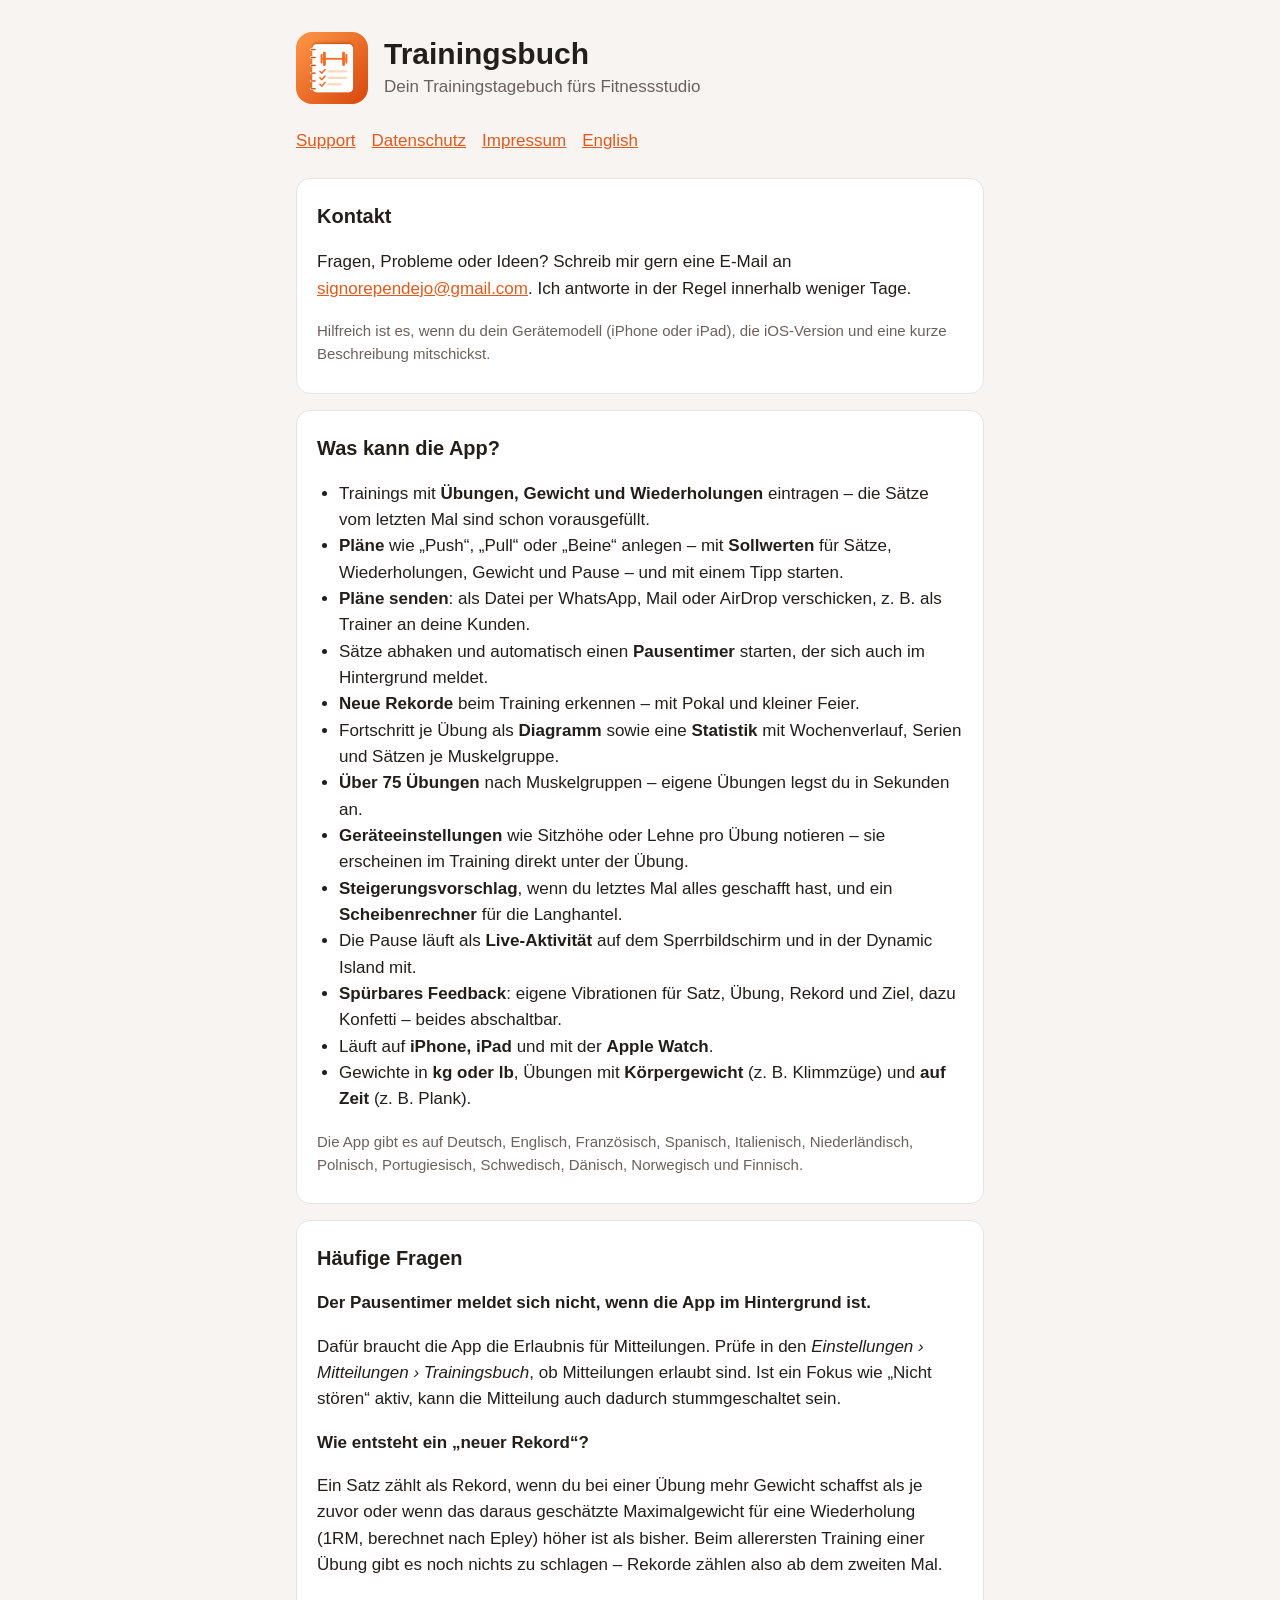
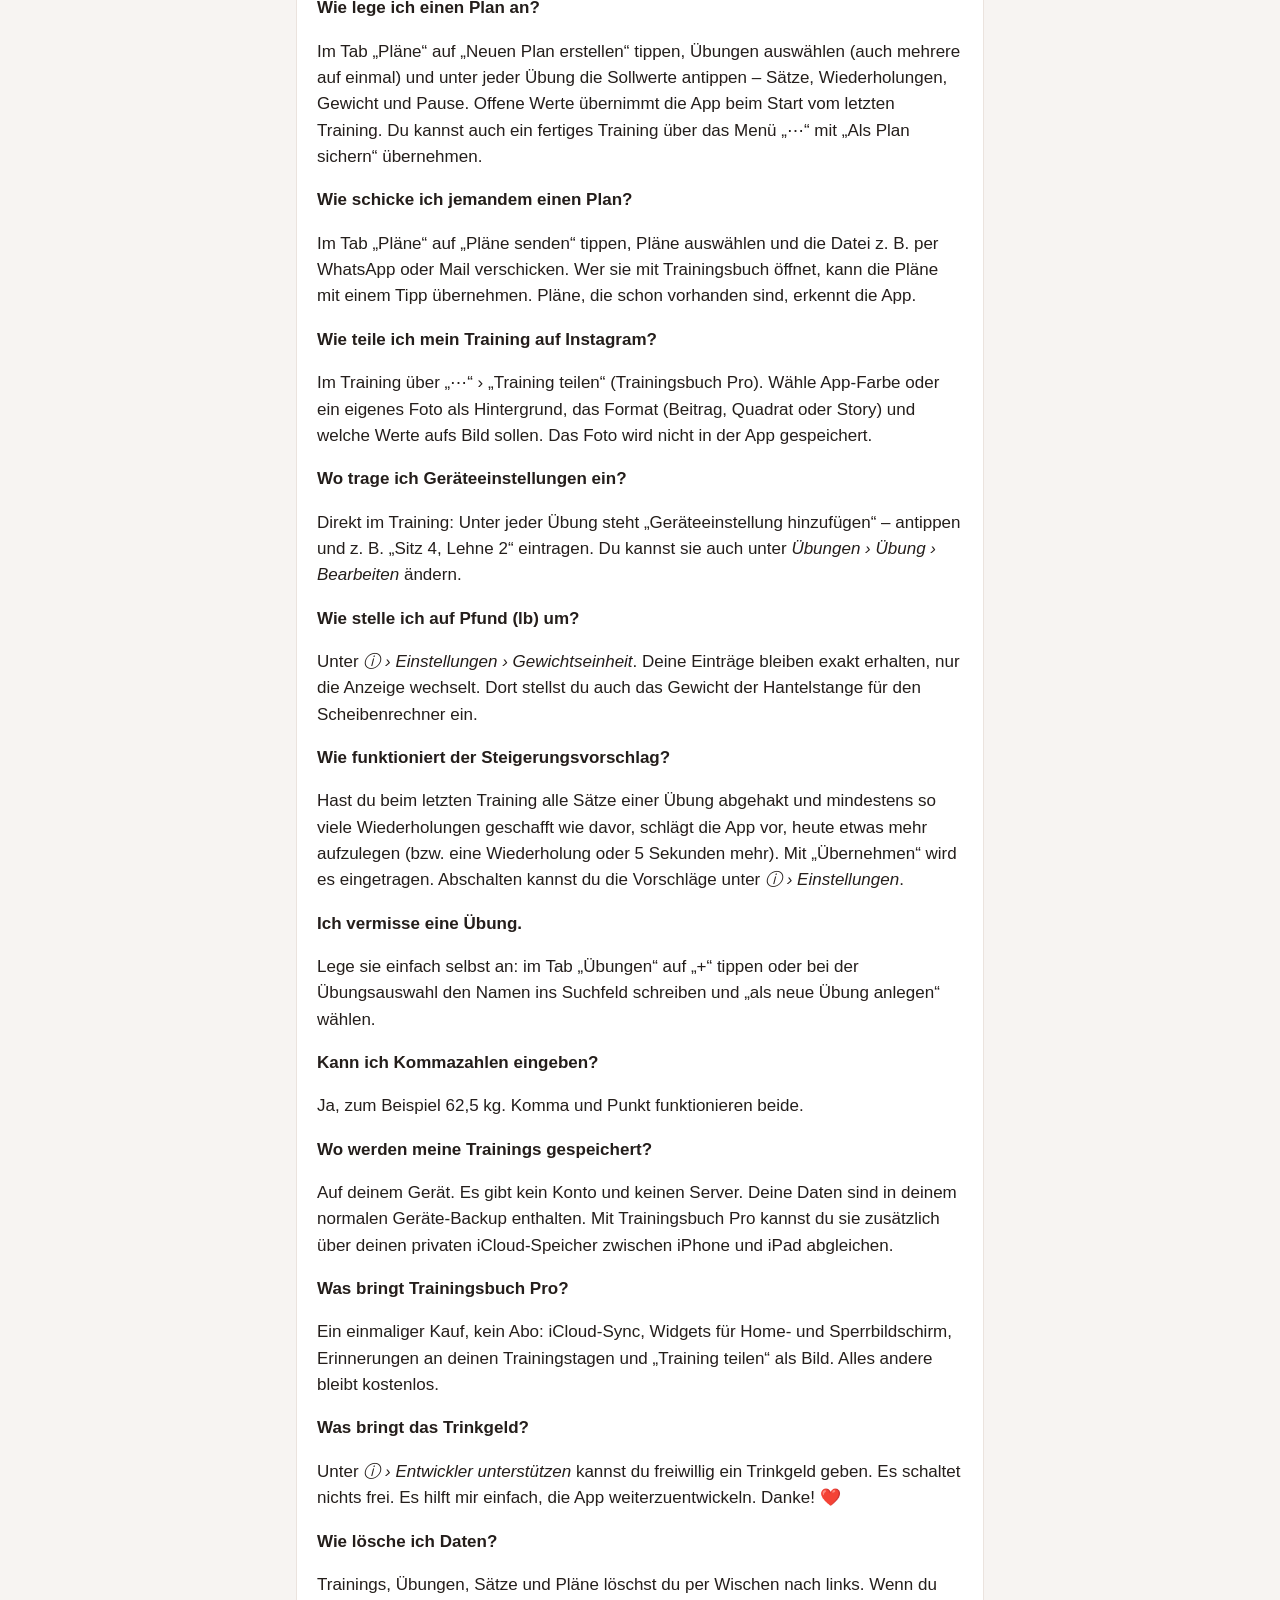
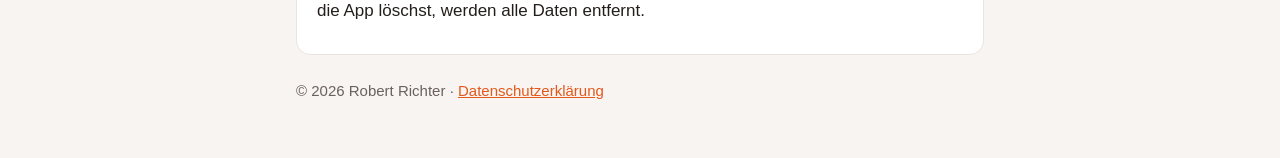
<file: index.html>
<!doctype html>
<html lang="de">
<head>
  <meta charset="utf-8">
  <meta name="viewport" content="width=device-width, initial-scale=1">
  <title>Trainingsbuch – Support</title>
  <meta name="description" content="Hilfe und Kontakt zur App „Trainingsbuch“ für iPhone und iPad – dein Trainingstagebuch fürs Fitnessstudio.">
  <link rel="icon" href="icon.png">
  <link rel="stylesheet" href="style.css">
</head>
<body>
<main>
  <header>
    <img src="icon.png" alt="">
    <div>
      <h1>Trainingsbuch</h1>
      <p>Dein Trainingstagebuch fürs Fitnessstudio</p>
    </div>
  </header>
  <nav>
    <a href="./">Support</a>
    <a href="datenschutz.html">Datenschutz</a>
    <a href="impressum.html">Impressum</a>
    <a href="en/">English</a>
  </nav>

  <section>
    <h2>Kontakt</h2>
    <p>Fragen, Probleme oder Ideen? Schreib mir gern eine E-Mail an
      <a href="mailto:signorependejo@gmail.com?subject=Trainingsbuch">signorependejo@gmail.com</a>.
      Ich antworte in der Regel innerhalb weniger Tage.</p>
    <p class="muted">Hilfreich ist es, wenn du dein Gerätemodell (iPhone oder iPad), die iOS-Version und eine kurze Beschreibung mitschickst.</p>
  </section>

  <section>
    <h2>Was kann die App?</h2>
    <ul>
      <li>Trainings mit <strong>Übungen, Gewicht und Wiederholungen</strong> eintragen – die Sätze vom letzten Mal sind schon vorausgefüllt.</li>
      <li><strong>Pläne</strong> wie „Push“, „Pull“ oder „Beine“ anlegen – mit <strong>Sollwerten</strong> für Sätze, Wiederholungen, Gewicht und Pause – und mit einem Tipp starten.</li>
      <li><strong>Pläne senden</strong>: als Datei per WhatsApp, Mail oder AirDrop verschicken, z. B. als Trainer an deine Kunden.</li>
      <li>Sätze abhaken und automatisch einen <strong>Pausentimer</strong> starten, der sich auch im Hintergrund meldet.</li>
      <li><strong>Neue Rekorde</strong> beim Training erkennen – mit Pokal und kleiner Feier.</li>
      <li>Fortschritt je Übung als <strong>Diagramm</strong> sowie eine <strong>Statistik</strong> mit Wochenverlauf, Serien und Sätzen je Muskelgruppe.</li>
      <li><strong>Über 75 Übungen</strong> nach Muskelgruppen – eigene Übungen legst du in Sekunden an.</li>
      <li><strong>Geräteeinstellungen</strong> wie Sitzhöhe oder Lehne pro Übung notieren – sie erscheinen im Training direkt unter der Übung.</li>
      <li><strong>Steigerungsvorschlag</strong>, wenn du letztes Mal alles geschafft hast, und ein <strong>Scheibenrechner</strong> für die Langhantel.</li>
      <li>Die Pause läuft als <strong>Live-Aktivität</strong> auf dem Sperrbildschirm und in der Dynamic Island mit.</li>
      <li><strong>Spürbares Feedback</strong>: eigene Vibrationen für Satz, Übung, Rekord und Ziel, dazu Konfetti – beides abschaltbar.</li>
      <li>Läuft auf <strong>iPhone, iPad</strong> und mit der <strong>Apple Watch</strong>.</li>
      <li>Gewichte in <strong>kg oder lb</strong>, Übungen mit <strong>Körpergewicht</strong> (z. B. Klimmzüge) und <strong>auf Zeit</strong> (z. B. Plank).</li>
    </ul>
    <p class="muted">Die App gibt es auf Deutsch, Englisch, Französisch, Spanisch, Italienisch, Niederländisch, Polnisch,
      Portugiesisch, Schwedisch, Dänisch, Norwegisch und Finnisch.</p>
  </section>

  <section>
    <h2>Häufige Fragen</h2>

    <h3>Der Pausentimer meldet sich nicht, wenn die App im Hintergrund ist.</h3>
    <p>Dafür braucht die App die Erlaubnis für Mitteilungen. Prüfe in den
      <em>Einstellungen › Mitteilungen › Trainingsbuch</em>, ob Mitteilungen erlaubt sind. Ist ein Fokus wie „Nicht stören“
      aktiv, kann die Mitteilung auch dadurch stummgeschaltet sein.</p>

    <h3>Wie entsteht ein „neuer Rekord“?</h3>
    <p>Ein Satz zählt als Rekord, wenn du bei einer Übung mehr Gewicht schaffst als je zuvor oder wenn das daraus
      geschätzte Maximalgewicht für eine Wiederholung (1RM, berechnet nach Epley) höher ist als bisher. Beim allerersten
      Training einer Übung gibt es noch nichts zu schlagen – Rekorde zählen also ab dem zweiten Mal.</p>

    <h3>Wie lege ich einen Plan an?</h3>
    <p>Im Tab „Pläne“ auf „Neuen Plan erstellen“ tippen, Übungen auswählen (auch mehrere auf einmal) und unter jeder Übung
      die Sollwerte antippen – Sätze, Wiederholungen, Gewicht und Pause. Offene Werte übernimmt die App beim Start vom letzten
      Training. Du kannst auch ein fertiges Training über das Menü „⋯“ mit „Als Plan sichern“ übernehmen.</p>

    <h3>Wie schicke ich jemandem einen Plan?</h3>
    <p>Im Tab „Pläne“ auf „Pläne senden“ tippen, Pläne auswählen und die Datei z. B. per WhatsApp oder Mail verschicken.
      Wer sie mit Trainingsbuch öffnet, kann die Pläne mit einem Tipp übernehmen. Pläne, die schon vorhanden sind, erkennt die App.</p>

    <h3>Wie teile ich mein Training auf Instagram?</h3>
    <p>Im Training über „⋯“ › „Training teilen“ (Trainingsbuch Pro). Wähle App-Farbe oder ein eigenes Foto als Hintergrund,
      das Format (Beitrag, Quadrat oder Story) und welche Werte aufs Bild sollen. Das Foto wird nicht in der App gespeichert.</p>

    <h3>Wo trage ich Geräteeinstellungen ein?</h3>
    <p>Direkt im Training: Unter jeder Übung steht „Geräteeinstellung hinzufügen“ – antippen und z. B. „Sitz 4, Lehne 2“
      eintragen. Du kannst sie auch unter <em>Übungen › Übung › Bearbeiten</em> ändern.</p>

    <h3>Wie stelle ich auf Pfund (lb) um?</h3>
    <p>Unter <em>ⓘ › Einstellungen › Gewichtseinheit</em>. Deine Einträge bleiben exakt erhalten, nur die Anzeige wechselt.
      Dort stellst du auch das Gewicht der Hantelstange für den Scheibenrechner ein.</p>

    <h3>Wie funktioniert der Steigerungsvorschlag?</h3>
    <p>Hast du beim letzten Training alle Sätze einer Übung abgehakt und mindestens so viele Wiederholungen geschafft wie
      davor, schlägt die App vor, heute etwas mehr aufzulegen (bzw. eine Wiederholung oder 5 Sekunden mehr). Mit
      „Übernehmen“ wird es eingetragen. Abschalten kannst du die Vorschläge unter <em>ⓘ › Einstellungen</em>.</p>

    <h3>Ich vermisse eine Übung.</h3>
    <p>Lege sie einfach selbst an: im Tab „Übungen“ auf „+“ tippen oder bei der Übungsauswahl den Namen ins Suchfeld
      schreiben und „als neue Übung anlegen“ wählen.</p>

    <h3>Kann ich Kommazahlen eingeben?</h3>
    <p>Ja, zum Beispiel 62,5 kg. Komma und Punkt funktionieren beide.</p>

    <h3>Wo werden meine Trainings gespeichert?</h3>
    <p>Auf deinem Gerät. Es gibt kein Konto und keinen Server. Deine Daten sind in deinem normalen Geräte-Backup enthalten.
      Mit Trainingsbuch Pro kannst du sie zusätzlich über deinen privaten iCloud-Speicher zwischen iPhone und iPad abgleichen.</p>

    <h3>Was bringt Trainingsbuch Pro?</h3>
    <p>Ein einmaliger Kauf, kein Abo: iCloud-Sync, Widgets für Home- und Sperrbildschirm, Erinnerungen an deinen Trainingstagen
      und „Training teilen“ als Bild. Alles andere bleibt kostenlos.</p>

    <h3>Was bringt das Trinkgeld?</h3>
    <p>Unter <em>ⓘ › Entwickler unterstützen</em> kannst du freiwillig ein Trinkgeld geben. Es schaltet nichts frei. Es hilft mir einfach, die App weiterzuentwickeln. Danke! ❤️</p>

    <h3>Wie lösche ich Daten?</h3>
    <p>Trainings, Übungen, Sätze und Pläne löschst du per Wischen nach links. Wenn du die App löschst, werden alle Daten entfernt.</p>
  </section>

  <footer>
    © 2026 Robert Richter · <a href="datenschutz.html">Datenschutzerklärung</a>
  </footer>
</main>
</body>
</html>
</file>
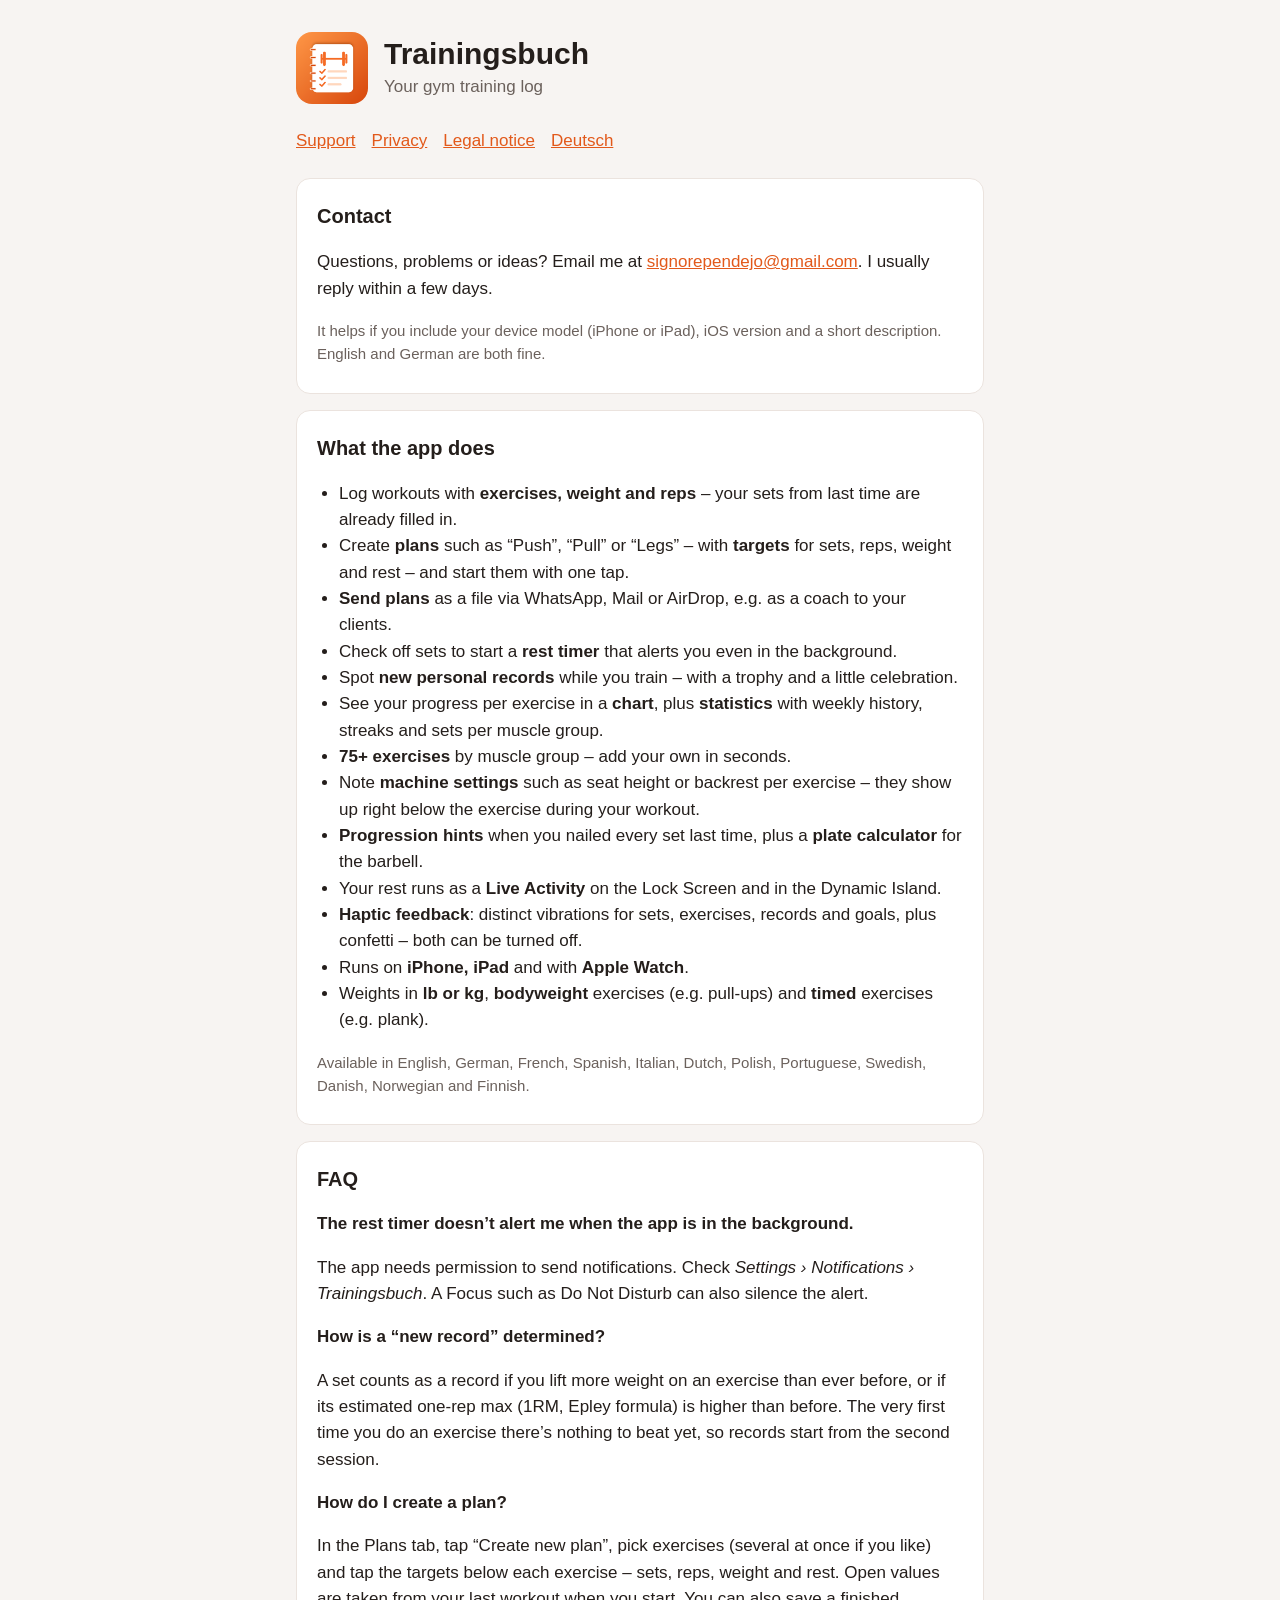
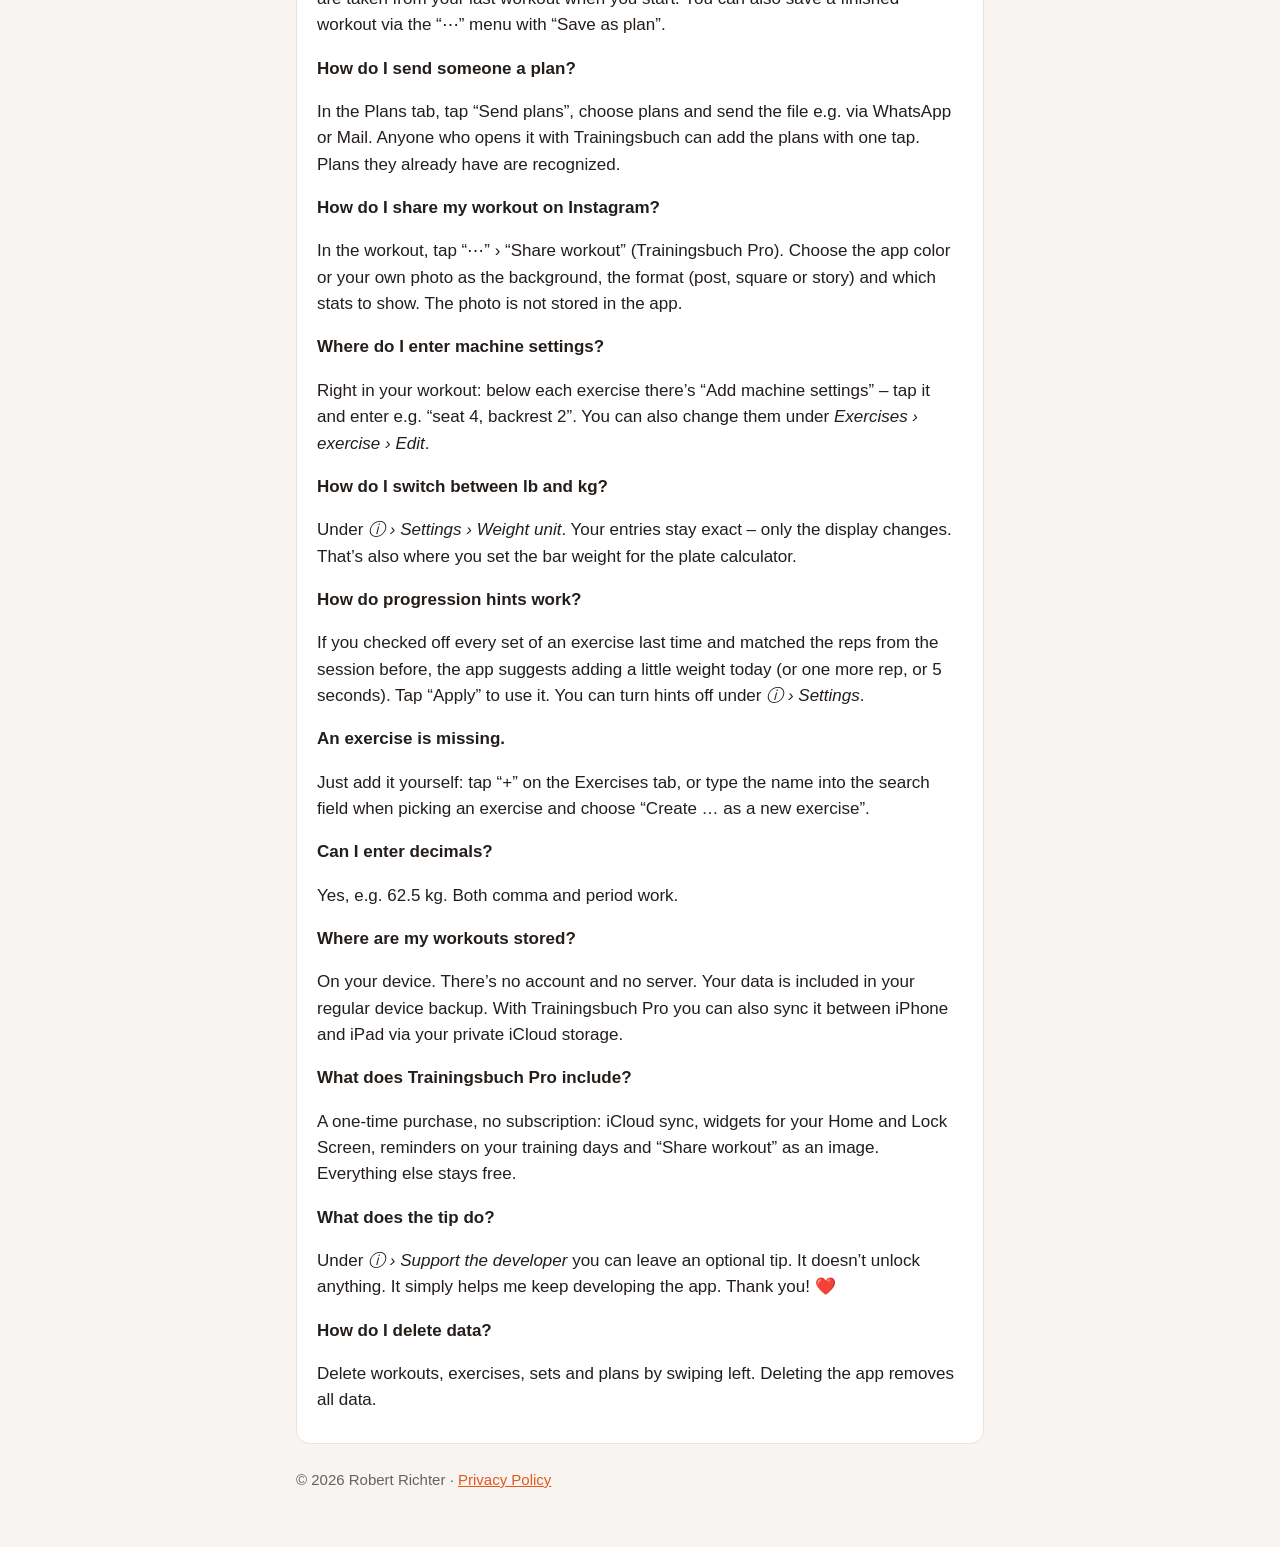
<file: en/index.html>
<!doctype html>
<html lang="en">
<head>
  <meta charset="utf-8">
  <meta name="viewport" content="width=device-width, initial-scale=1">
  <title>Trainingsbuch – Support</title>
  <meta name="description" content="Help and contact for the app “Trainingsbuch” for iPhone and iPad – your gym training log.">
  <link rel="icon" href="../icon.png">
  <link rel="stylesheet" href="../style.css">
</head>
<body>
<main>
  <header>
    <img src="../icon.png" alt="">
    <div>
      <h1>Trainingsbuch</h1>
      <p>Your gym training log</p>
    </div>
  </header>
  <nav>
    <a href="./">Support</a>
    <a href="privacy.html">Privacy</a>
    <a href="legal.html">Legal notice</a>
    <a href="../">Deutsch</a>
  </nav>

  <section>
    <h2>Contact</h2>
    <p>Questions, problems or ideas? Email me at
      <a href="mailto:signorependejo@gmail.com?subject=Trainingsbuch">signorependejo@gmail.com</a>.
      I usually reply within a few days.</p>
    <p class="muted">It helps if you include your device model (iPhone or iPad), iOS version and a short description. English and German are both fine.</p>
  </section>

  <section>
    <h2>What the app does</h2>
    <ul>
      <li>Log workouts with <strong>exercises, weight and reps</strong> – your sets from last time are already filled in.</li>
      <li>Create <strong>plans</strong> such as “Push”, “Pull” or “Legs” – with <strong>targets</strong> for sets, reps, weight and rest – and start them with one tap.</li>
      <li><strong>Send plans</strong> as a file via WhatsApp, Mail or AirDrop, e.g. as a coach to your clients.</li>
      <li>Check off sets to start a <strong>rest timer</strong> that alerts you even in the background.</li>
      <li>Spot <strong>new personal records</strong> while you train – with a trophy and a little celebration.</li>
      <li>See your progress per exercise in a <strong>chart</strong>, plus <strong>statistics</strong> with weekly history, streaks and sets per muscle group.</li>
      <li><strong>75+ exercises</strong> by muscle group – add your own in seconds.</li>
      <li>Note <strong>machine settings</strong> such as seat height or backrest per exercise – they show up right below the exercise during your workout.</li>
      <li><strong>Progression hints</strong> when you nailed every set last time, plus a <strong>plate calculator</strong> for the barbell.</li>
      <li>Your rest runs as a <strong>Live Activity</strong> on the Lock Screen and in the Dynamic Island.</li>
      <li><strong>Haptic feedback</strong>: distinct vibrations for sets, exercises, records and goals, plus confetti – both can be turned off.</li>
      <li>Runs on <strong>iPhone, iPad</strong> and with <strong>Apple Watch</strong>.</li>
      <li>Weights in <strong>lb or kg</strong>, <strong>bodyweight</strong> exercises (e.g. pull-ups) and <strong>timed</strong> exercises (e.g. plank).</li>
    </ul>
    <p class="muted">Available in English, German, French, Spanish, Italian, Dutch, Polish, Portuguese, Swedish, Danish, Norwegian and Finnish.</p>
  </section>

  <section>
    <h2>FAQ</h2>
    <h3>The rest timer doesn’t alert me when the app is in the background.</h3>
    <p>The app needs permission to send notifications. Check <em>Settings › Notifications › Trainingsbuch</em>. A Focus such as Do Not Disturb can also silence the alert.</p>
    <h3>How is a “new record” determined?</h3>
    <p>A set counts as a record if you lift more weight on an exercise than ever before, or if its estimated one-rep max (1RM, Epley formula) is higher than before. The very first time you do an exercise there’s nothing to beat yet, so records start from the second session.</p>
    <h3>How do I create a plan?</h3>
    <p>In the Plans tab, tap “Create new plan”, pick exercises (several at once if you like) and tap the targets below each exercise – sets, reps, weight and rest. Open values are taken from your last workout when you start. You can also save a finished workout via the “⋯” menu with “Save as plan”.</p>
    <h3>How do I send someone a plan?</h3>
    <p>In the Plans tab, tap “Send plans”, choose plans and send the file e.g. via WhatsApp or Mail. Anyone who opens it with Trainingsbuch can add the plans with one tap. Plans they already have are recognized.</p>
    <h3>How do I share my workout on Instagram?</h3>
    <p>In the workout, tap “⋯” › “Share workout” (Trainingsbuch Pro). Choose the app color or your own photo as the background, the format (post, square or story) and which stats to show. The photo is not stored in the app.</p>
    <h3>Where do I enter machine settings?</h3>
    <p>Right in your workout: below each exercise there’s “Add machine settings” – tap it and enter e.g. “seat 4, backrest 2”. You can also change them under <em>Exercises › exercise › Edit</em>.</p>
    <h3>How do I switch between lb and kg?</h3>
    <p>Under <em>ⓘ › Settings › Weight unit</em>. Your entries stay exact – only the display changes. That’s also where you set the bar weight for the plate calculator.</p>
    <h3>How do progression hints work?</h3>
    <p>If you checked off every set of an exercise last time and matched the reps from the session before, the app suggests adding a little weight today (or one more rep, or 5 seconds). Tap “Apply” to use it. You can turn hints off under <em>ⓘ › Settings</em>.</p>
    <h3>An exercise is missing.</h3>
    <p>Just add it yourself: tap “+” on the Exercises tab, or type the name into the search field when picking an exercise and choose “Create … as a new exercise”.</p>
    <h3>Can I enter decimals?</h3>
    <p>Yes, e.g. 62.5 kg. Both comma and period work.</p>
    <h3>Where are my workouts stored?</h3>
    <p>On your device. There’s no account and no server. Your data is included in your regular device backup. With Trainingsbuch Pro you can also sync it between iPhone and iPad via your private iCloud storage.</p>
    <h3>What does Trainingsbuch Pro include?</h3>
    <p>A one-time purchase, no subscription: iCloud sync, widgets for your Home and Lock Screen, reminders on your training days and “Share workout” as an image. Everything else stays free.</p>
    <h3>What does the tip do?</h3>
    <p>Under <em>ⓘ › Support the developer</em> you can leave an optional tip. It doesn’t unlock anything. It simply helps me keep developing the app. Thank you! ❤️</p>
    <h3>How do I delete data?</h3>
    <p>Delete workouts, exercises, sets and plans by swiping left. Deleting the app removes all data.</p>
  </section>

  <footer>© 2026 Robert Richter · <a href="privacy.html">Privacy Policy</a></footer>
</main>
</body>
</html>
</file>
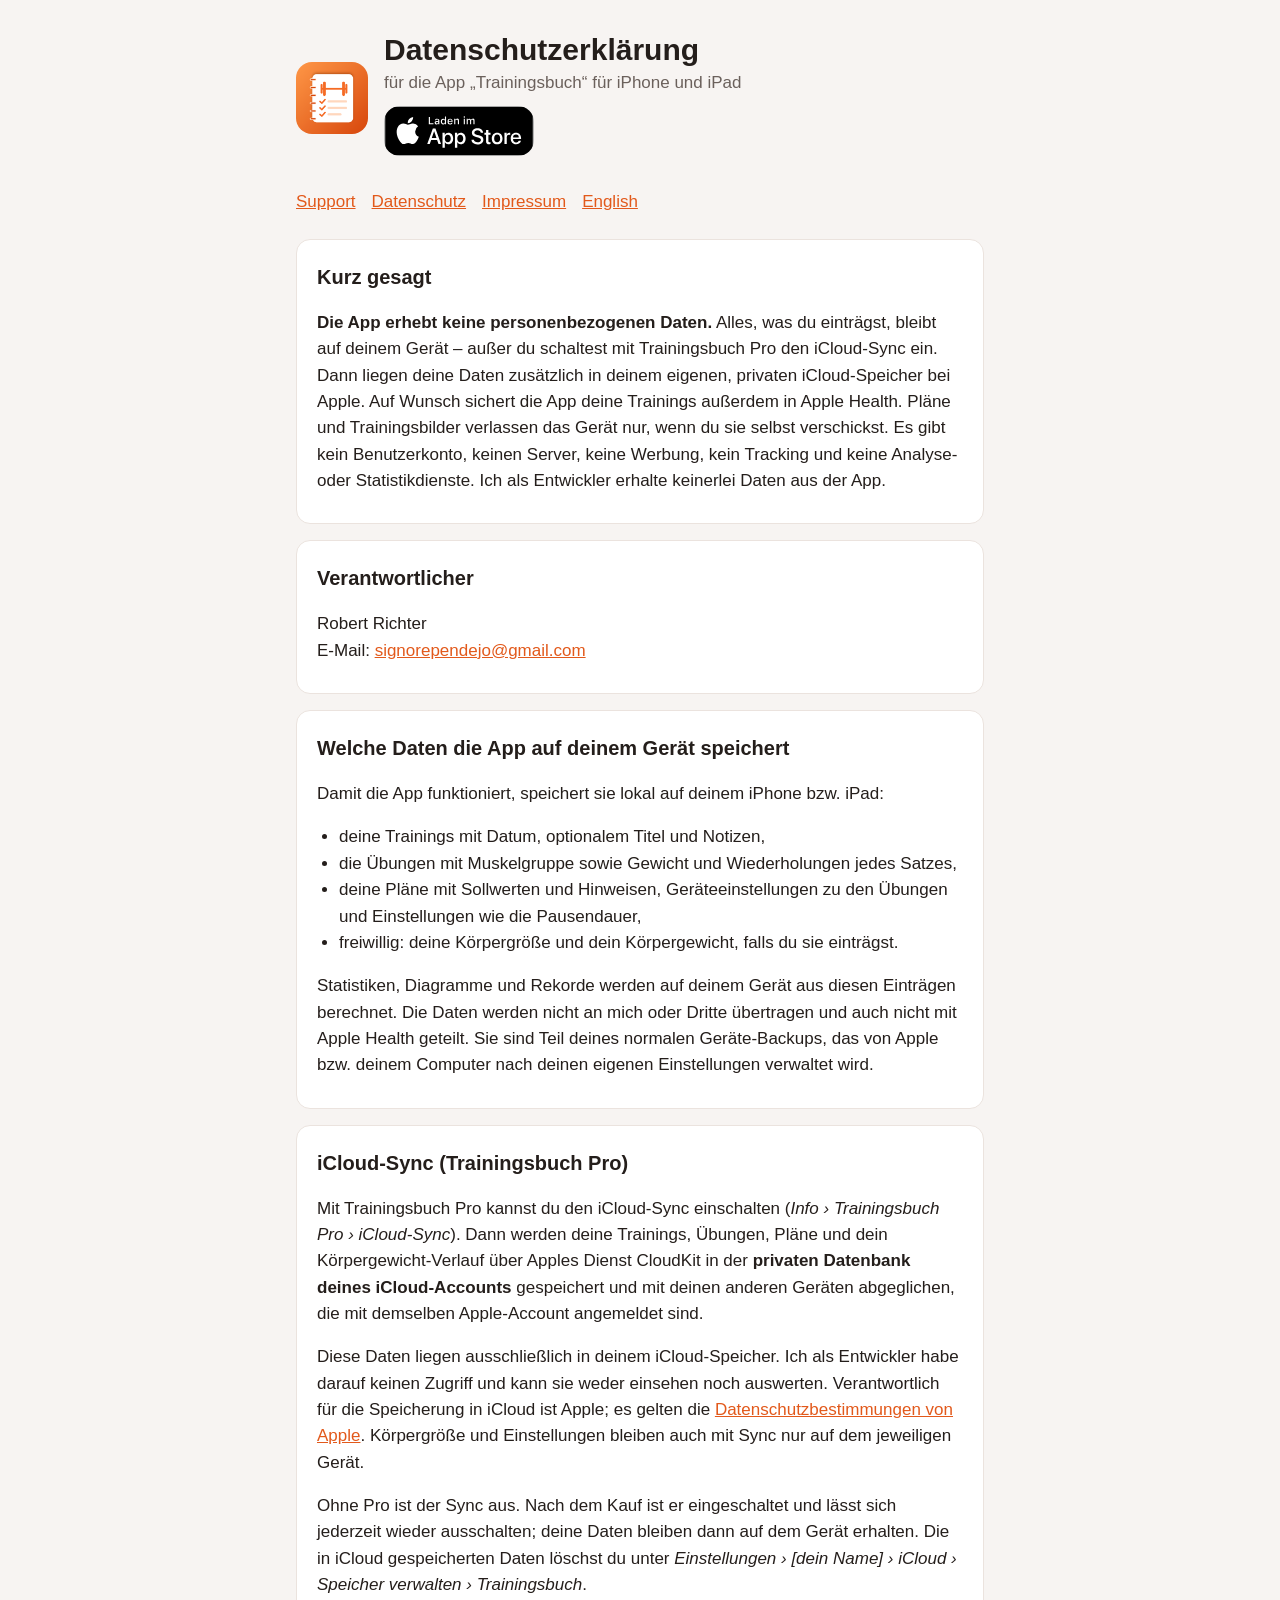
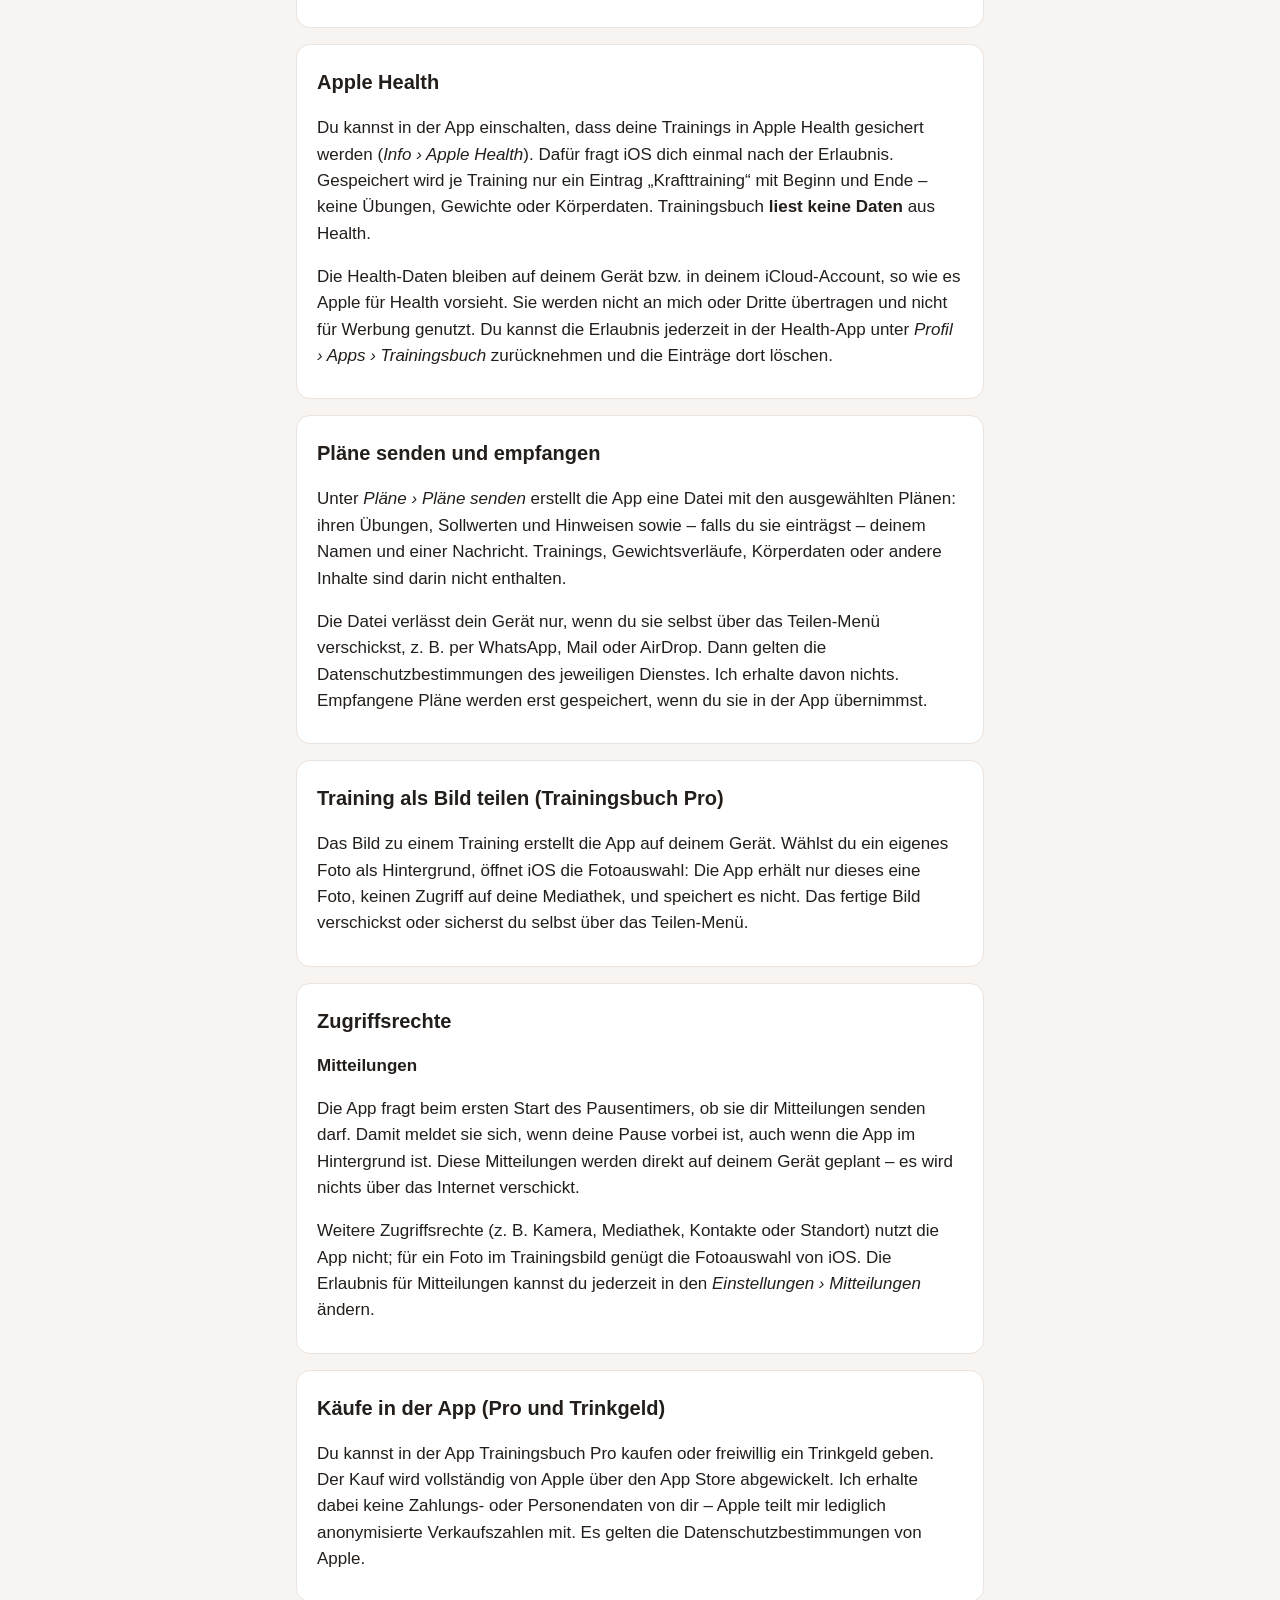
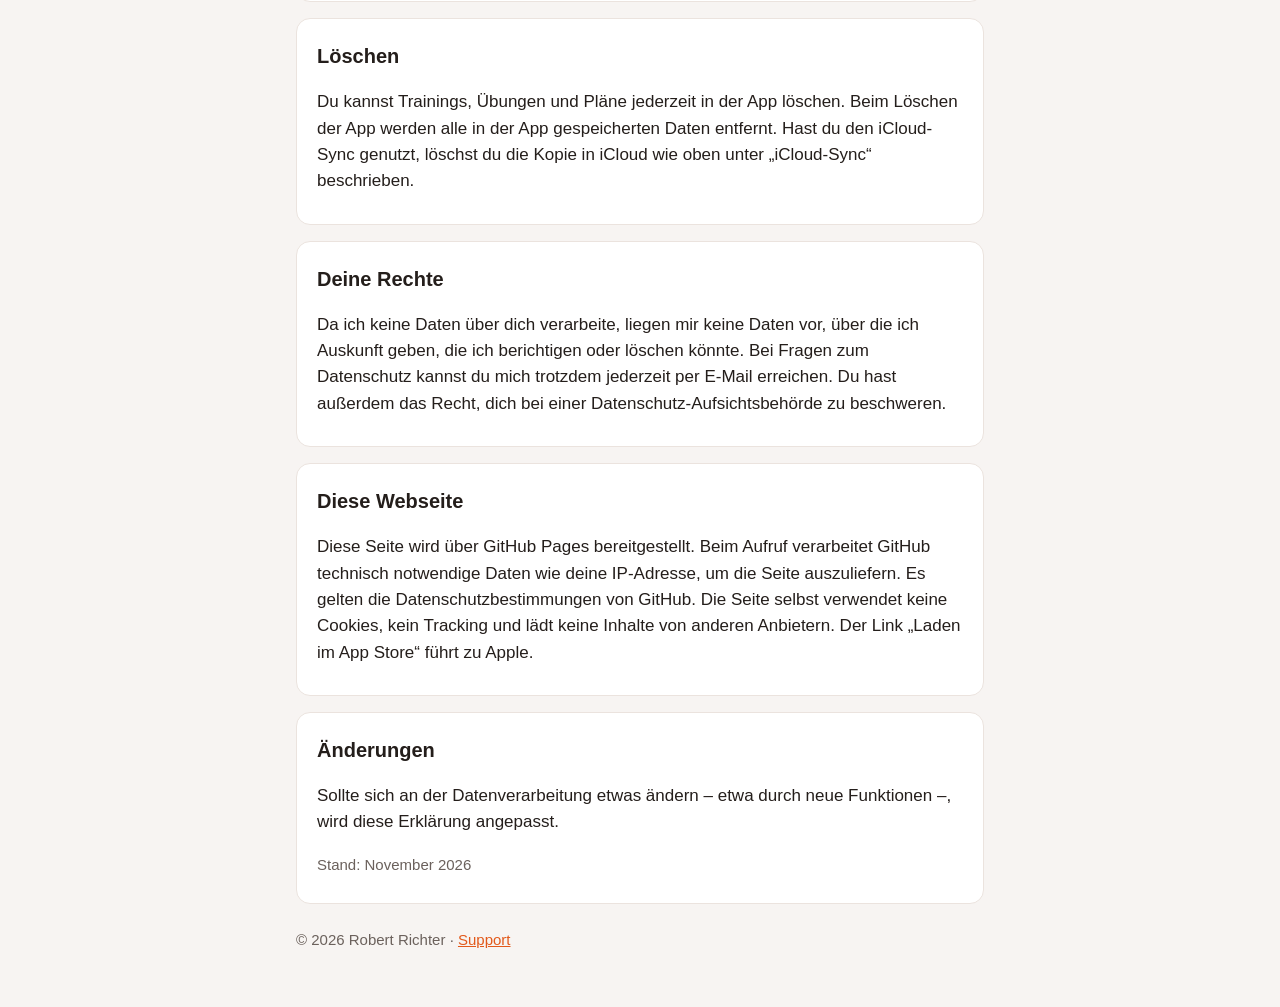
<file: datenschutz.html>
<!doctype html>
<html lang="de">
<head>
  <meta charset="utf-8">
  <meta name="viewport" content="width=device-width, initial-scale=1">
  <title>Trainingsbuch – Datenschutz</title>
  <meta name="description" content="Datenschutzerklärung der App „Trainingsbuch“ für iPhone und iPad.">
  <link rel="icon" href="icon.png">
  <link rel="stylesheet" href="style.css">
</head>
<body>
<main>
  <header>
    <img src="icon.png" alt="">
    <div>
      <h1>Datenschutzerklärung</h1>
      <p>für die App „Trainingsbuch“ für iPhone und iPad</p>
      <a class="appstore" href="https://apps.apple.com/de/app/trainingsbuch-gym-log/id6832225067">
        <img src="badge-appstore.svg" alt="Laden im App Store" width="150" height="50">
      </a>
    </div>
  </header>
  <nav>
    <a href="./">Support</a>
    <a href="datenschutz.html">Datenschutz</a>
    <a href="impressum.html">Impressum</a>
    <a href="en/privacy.html">English</a>
  </nav>

  <section>
    <h2>Kurz gesagt</h2>
    <p><strong>Die App erhebt keine personenbezogenen Daten.</strong> Alles, was du einträgst, bleibt auf deinem Gerät – außer du
      schaltest mit Trainingsbuch Pro den iCloud-Sync ein. Dann liegen deine Daten zusätzlich in deinem eigenen, privaten iCloud-Speicher bei Apple.
      Auf Wunsch sichert die App deine Trainings außerdem in Apple Health. Pläne und Trainingsbilder verlassen das Gerät nur, wenn du sie selbst verschickst.
      Es gibt kein Benutzerkonto, keinen Server, keine Werbung, kein Tracking und keine Analyse- oder Statistikdienste.
      Ich als Entwickler erhalte keinerlei Daten aus der App.</p>
  </section>

  <section>
    <h2>Verantwortlicher</h2>
    <p>Robert Richter<br>
      E-Mail: <a href="mailto:signorependejo@gmail.com">signorependejo@gmail.com</a></p>
  </section>

  <section>
    <h2>Welche Daten die App auf deinem Gerät speichert</h2>
    <p>Damit die App funktioniert, speichert sie lokal auf deinem iPhone bzw. iPad:</p>
    <ul>
      <li>deine Trainings mit Datum, optionalem Titel und Notizen,</li>
      <li>die Übungen mit Muskelgruppe sowie Gewicht und Wiederholungen jedes Satzes,</li>
      <li>deine Pläne mit Sollwerten und Hinweisen, Geräteeinstellungen zu den Übungen und Einstellungen wie die Pausendauer,</li>
      <li>freiwillig: deine Körpergröße und dein Körpergewicht, falls du sie einträgst.</li>
    </ul>
    <p>Statistiken, Diagramme und Rekorde werden auf deinem Gerät aus diesen Einträgen berechnet. Die Daten werden nicht an
      mich oder Dritte übertragen und auch nicht mit Apple Health geteilt. Sie sind Teil deines normalen Geräte-Backups, das von
      Apple bzw. deinem Computer nach deinen eigenen Einstellungen verwaltet wird.</p>
  </section>

  <section>
    <h2>iCloud-Sync (Trainingsbuch Pro)</h2>
    <p>Mit Trainingsbuch Pro kannst du den iCloud-Sync einschalten (<em>Info › Trainingsbuch Pro › iCloud-Sync</em>). Dann werden
      deine Trainings, Übungen, Pläne und dein Körpergewicht-Verlauf über Apples Dienst CloudKit in der <strong>privaten Datenbank
      deines iCloud-Accounts</strong> gespeichert und mit deinen anderen Geräten abgeglichen, die mit demselben Apple-Account angemeldet sind.</p>
    <p>Diese Daten liegen ausschließlich in deinem iCloud-Speicher. Ich als Entwickler habe darauf keinen Zugriff und kann sie weder
      einsehen noch auswerten. Verantwortlich für die Speicherung in iCloud ist Apple; es gelten die
      <a href="https://www.apple.com/de/legal/privacy/">Datenschutzbestimmungen von Apple</a>. Körpergröße und Einstellungen
      bleiben auch mit Sync nur auf dem jeweiligen Gerät.</p>
    <p>Ohne Pro ist der Sync aus. Nach dem Kauf ist er eingeschaltet und lässt sich jederzeit wieder ausschalten; deine Daten bleiben dann auf dem Gerät erhalten.
      Die in iCloud gespeicherten Daten löschst du unter <em>Einstellungen › [dein Name] › iCloud › Speicher verwalten › Trainingsbuch</em>.</p>
  </section>

  <section>
    <h2>Apple Health</h2>
    <p>Du kannst in der App einschalten, dass deine Trainings in Apple Health gesichert werden (<em>Info › Apple Health</em>).
      Dafür fragt iOS dich einmal nach der Erlaubnis. Gespeichert wird je Training nur ein Eintrag „Krafttraining“ mit Beginn und Ende –
      keine Übungen, Gewichte oder Körperdaten. Trainingsbuch <strong>liest keine Daten</strong> aus Health.</p>
    <p>Die Health-Daten bleiben auf deinem Gerät bzw. in deinem iCloud-Account, so wie es Apple für Health vorsieht. Sie werden nicht an mich
      oder Dritte übertragen und nicht für Werbung genutzt. Du kannst die Erlaubnis jederzeit in der Health-App unter
      <em>Profil › Apps › Trainingsbuch</em> zurücknehmen und die Einträge dort löschen.</p>
  </section>

  <section>
    <h2>Pläne senden und empfangen</h2>
    <p>Unter <em>Pläne › Pläne senden</em> erstellt die App eine Datei mit den ausgewählten Plänen: ihren Übungen, Sollwerten und Hinweisen
      sowie – falls du sie einträgst – deinem Namen und einer Nachricht. Trainings, Gewichtsverläufe, Körperdaten oder andere Inhalte
      sind darin nicht enthalten.</p>
    <p>Die Datei verlässt dein Gerät nur, wenn du sie selbst über das Teilen-Menü verschickst, z. B. per WhatsApp, Mail oder AirDrop.
      Dann gelten die Datenschutzbestimmungen des jeweiligen Dienstes. Ich erhalte davon nichts. Empfangene Pläne werden erst gespeichert,
      wenn du sie in der App übernimmst.</p>
  </section>

  <section>
    <h2>Training als Bild teilen (Trainingsbuch Pro)</h2>
    <p>Das Bild zu einem Training erstellt die App auf deinem Gerät. Wählst du ein eigenes Foto als Hintergrund, öffnet iOS die
      Fotoauswahl: Die App erhält nur dieses eine Foto, keinen Zugriff auf deine Mediathek, und speichert es nicht. Das fertige Bild
      verschickst oder sicherst du selbst über das Teilen-Menü.</p>
  </section>

  <section>
    <h2>Zugriffsrechte</h2>
    <h3>Mitteilungen</h3>
    <p>Die App fragt beim ersten Start des Pausentimers, ob sie dir Mitteilungen senden darf. Damit meldet sie sich, wenn deine
      Pause vorbei ist, auch wenn die App im Hintergrund ist. Diese Mitteilungen werden direkt auf deinem Gerät geplant –
      es wird nichts über das Internet verschickt.</p>
    <p>Weitere Zugriffsrechte (z. B. Kamera, Mediathek, Kontakte oder Standort) nutzt die App nicht; für ein Foto im Trainingsbild genügt die
      Fotoauswahl von iOS. Die Erlaubnis für Mitteilungen kannst du jederzeit in den <em>Einstellungen › Mitteilungen</em> ändern.</p>
  </section>

  <section>
    <h2>Käufe in der App (Pro und Trinkgeld)</h2>
    <p>Du kannst in der App Trainingsbuch Pro kaufen oder freiwillig ein Trinkgeld geben. Der Kauf wird vollständig von Apple über den App Store abgewickelt.
      Ich erhalte dabei keine Zahlungs- oder Personendaten von dir – Apple teilt mir lediglich anonymisierte Verkaufszahlen mit.
      Es gelten die Datenschutzbestimmungen von Apple.</p>
  </section>

  <section>
    <h2>Löschen</h2>
    <p>Du kannst Trainings, Übungen und Pläne jederzeit in der App löschen. Beim Löschen der App werden alle in der App
      gespeicherten Daten entfernt. Hast du den iCloud-Sync genutzt, löschst du die Kopie in iCloud wie oben unter „iCloud-Sync“ beschrieben.</p>
  </section>

  <section>
    <h2>Deine Rechte</h2>
    <p>Da ich keine Daten über dich verarbeite, liegen mir keine Daten vor, über die ich Auskunft geben, die ich berichtigen oder
      löschen könnte. Bei Fragen zum Datenschutz kannst du mich trotzdem jederzeit per E-Mail erreichen. Du hast außerdem das Recht,
      dich bei einer Datenschutz-Aufsichtsbehörde zu beschweren.</p>
  </section>

  <section>
    <h2>Diese Webseite</h2>
    <p>Diese Seite wird über GitHub Pages bereitgestellt. Beim Aufruf verarbeitet GitHub technisch notwendige Daten wie deine
      IP-Adresse, um die Seite auszuliefern. Es gelten die Datenschutzbestimmungen von GitHub. Die Seite selbst verwendet keine
      Cookies, kein Tracking und lädt keine Inhalte von anderen Anbietern. Der Link „Laden im App Store“ führt zu Apple.</p>
  </section>

  <section>
    <h2>Änderungen</h2>
    <p>Sollte sich an der Datenverarbeitung etwas ändern – etwa durch neue Funktionen –, wird diese Erklärung angepasst.</p>
    <p class="muted">Stand: November 2026</p>
  </section>

  <footer>
    © 2026 Robert Richter · <a href="./">Support</a>
  </footer>
</main>
</body>
</html>
</file>
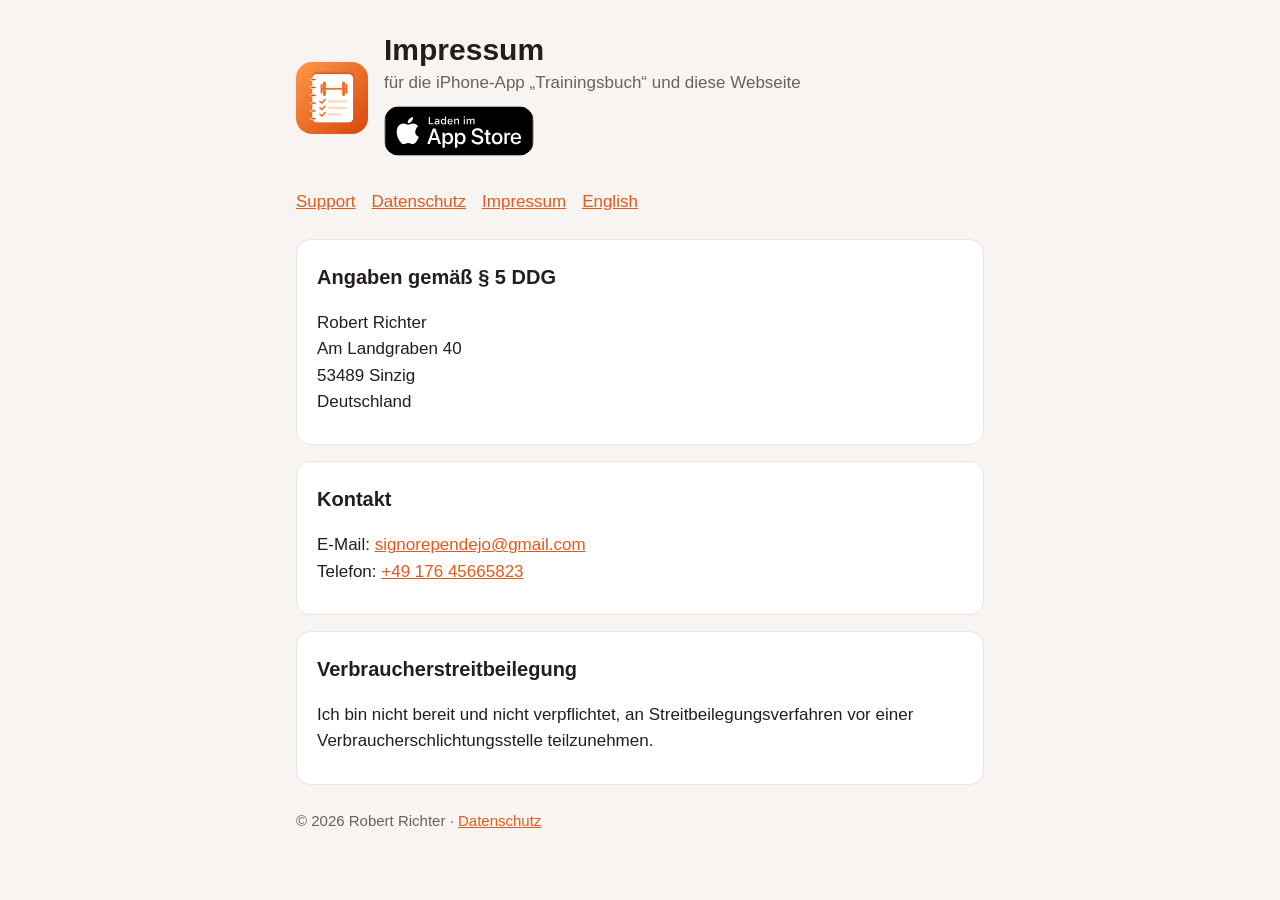
<file: impressum.html>
<!doctype html>
<html lang="de">
<head>
  <meta charset="utf-8">
  <meta name="viewport" content="width=device-width, initial-scale=1">
  <title>Trainingsbuch – Impressum</title>
  <link rel="icon" href="icon.png">
  <link rel="stylesheet" href="style.css">
</head>
<body>
<main>
  <header>
    <img src="icon.png" alt="">
    <div>
      <h1>Impressum</h1>
      <p>für die iPhone-App „Trainingsbuch“ und diese Webseite</p>
      <a class="appstore" href="https://apps.apple.com/de/app/trainingsbuch-gym-log/id6832225067">
        <img src="badge-appstore.svg" alt="Laden im App Store" width="150" height="50">
      </a>
    </div>
  </header>
  <nav>
    <a href="./">Support</a>
    <a href="datenschutz.html">Datenschutz</a>
    <a href="impressum.html">Impressum</a>
    <a href="en/legal.html">English</a>
  </nav>

  <section>
    <h2>Angaben gemäß § 5 DDG</h2>
    <p>Robert Richter<br>
      Am Landgraben 40<br>
      53489 Sinzig<br>
      Deutschland</p>
  </section>

  <section>
    <h2>Kontakt</h2>
    <p>E-Mail: <a href="mailto:signorependejo@gmail.com">signorependejo@gmail.com</a><br>
      Telefon: <a href="tel:+4917645665823">+49 176 45665823</a></p>
  </section>

  <section>
    <h2>Verbraucherstreitbeilegung</h2>
    <p>Ich bin nicht bereit und nicht verpflichtet, an Streitbeilegungsverfahren vor einer Verbraucherschlichtungsstelle teilzunehmen.</p>
  </section>

  <footer>© 2026 Robert Richter · <a href="datenschutz.html">Datenschutz</a></footer>
</main>
</body>
</html>
</file>
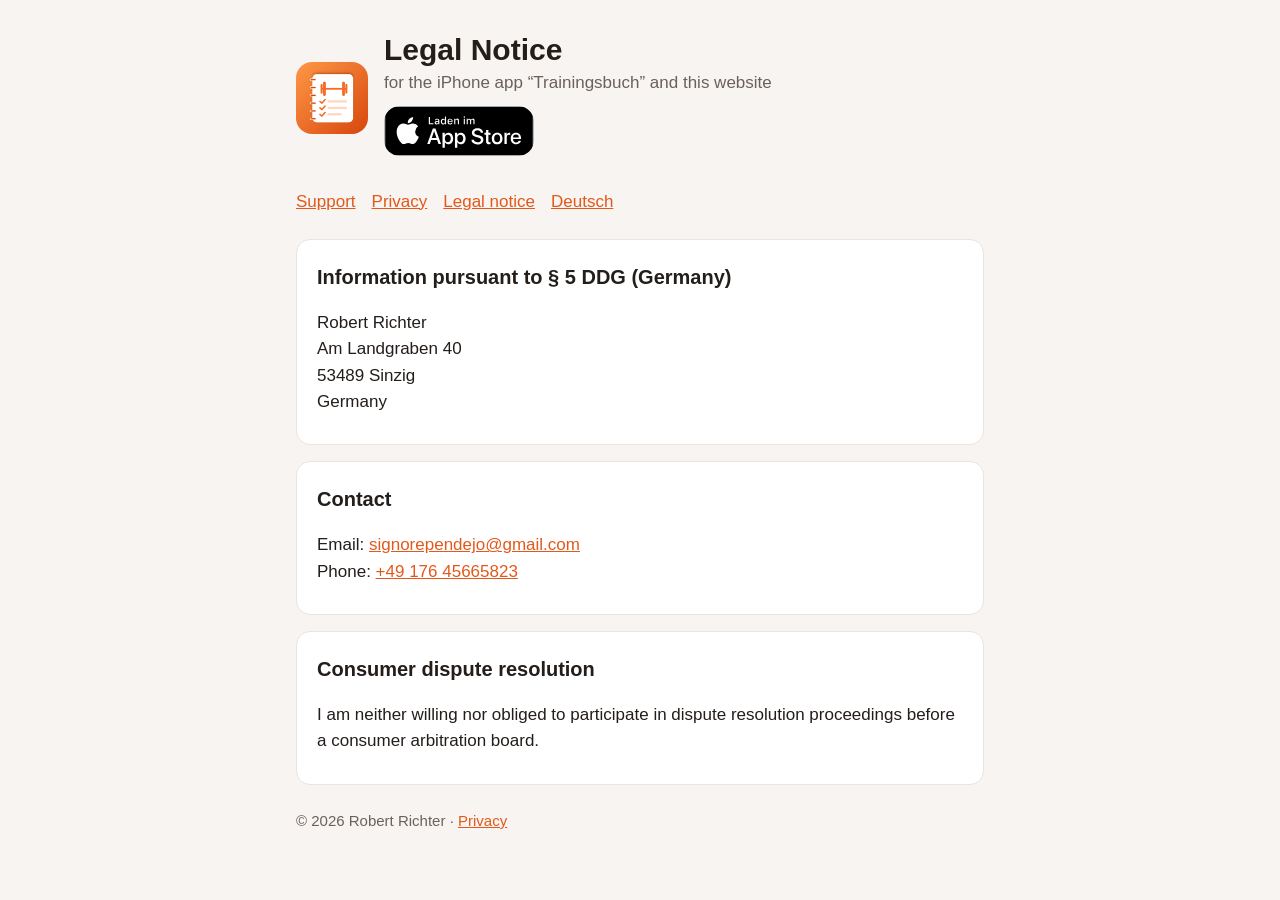
<file: en/legal.html>
<!doctype html>
<html lang="en">
<head>
  <meta charset="utf-8">
  <meta name="viewport" content="width=device-width, initial-scale=1">
  <title>Trainingsbuch – Legal Notice</title>
  <link rel="icon" href="../icon.png">
  <link rel="stylesheet" href="../style.css">
</head>
<body>
<main>
  <header>
    <img src="../icon.png" alt="">
    <div>
      <h1>Legal Notice</h1>
      <p>for the iPhone app “Trainingsbuch” and this website</p>
      <a class="appstore" href="https://apps.apple.com/app/trainingsbuch-gym-log/id6832225067">
        <img src="../badge-appstore.svg" alt="Download on the App Store" width="150" height="50">
      </a>
    </div>
  </header>
  <nav>
    <a href="./">Support</a>
    <a href="privacy.html">Privacy</a>
    <a href="legal.html">Legal notice</a>
    <a href="../impressum.html">Deutsch</a>
  </nav>

  <section>
    <h2>Information pursuant to § 5 DDG (Germany)</h2>
    <p>Robert Richter<br>
      Am Landgraben 40<br>
      53489 Sinzig<br>
      Germany</p>
  </section>

  <section>
    <h2>Contact</h2>
    <p>Email: <a href="mailto:signorependejo@gmail.com">signorependejo@gmail.com</a><br>
      Phone: <a href="tel:+4917645665823">+49 176 45665823</a></p>
  </section>

  <section>
    <h2>Consumer dispute resolution</h2>
    <p>I am neither willing nor obliged to participate in dispute resolution proceedings before a consumer arbitration board.</p>
  </section>

  <footer>© 2026 Robert Richter · <a href="privacy.html">Privacy</a></footer>
</main>
</body>
</html>
</file>
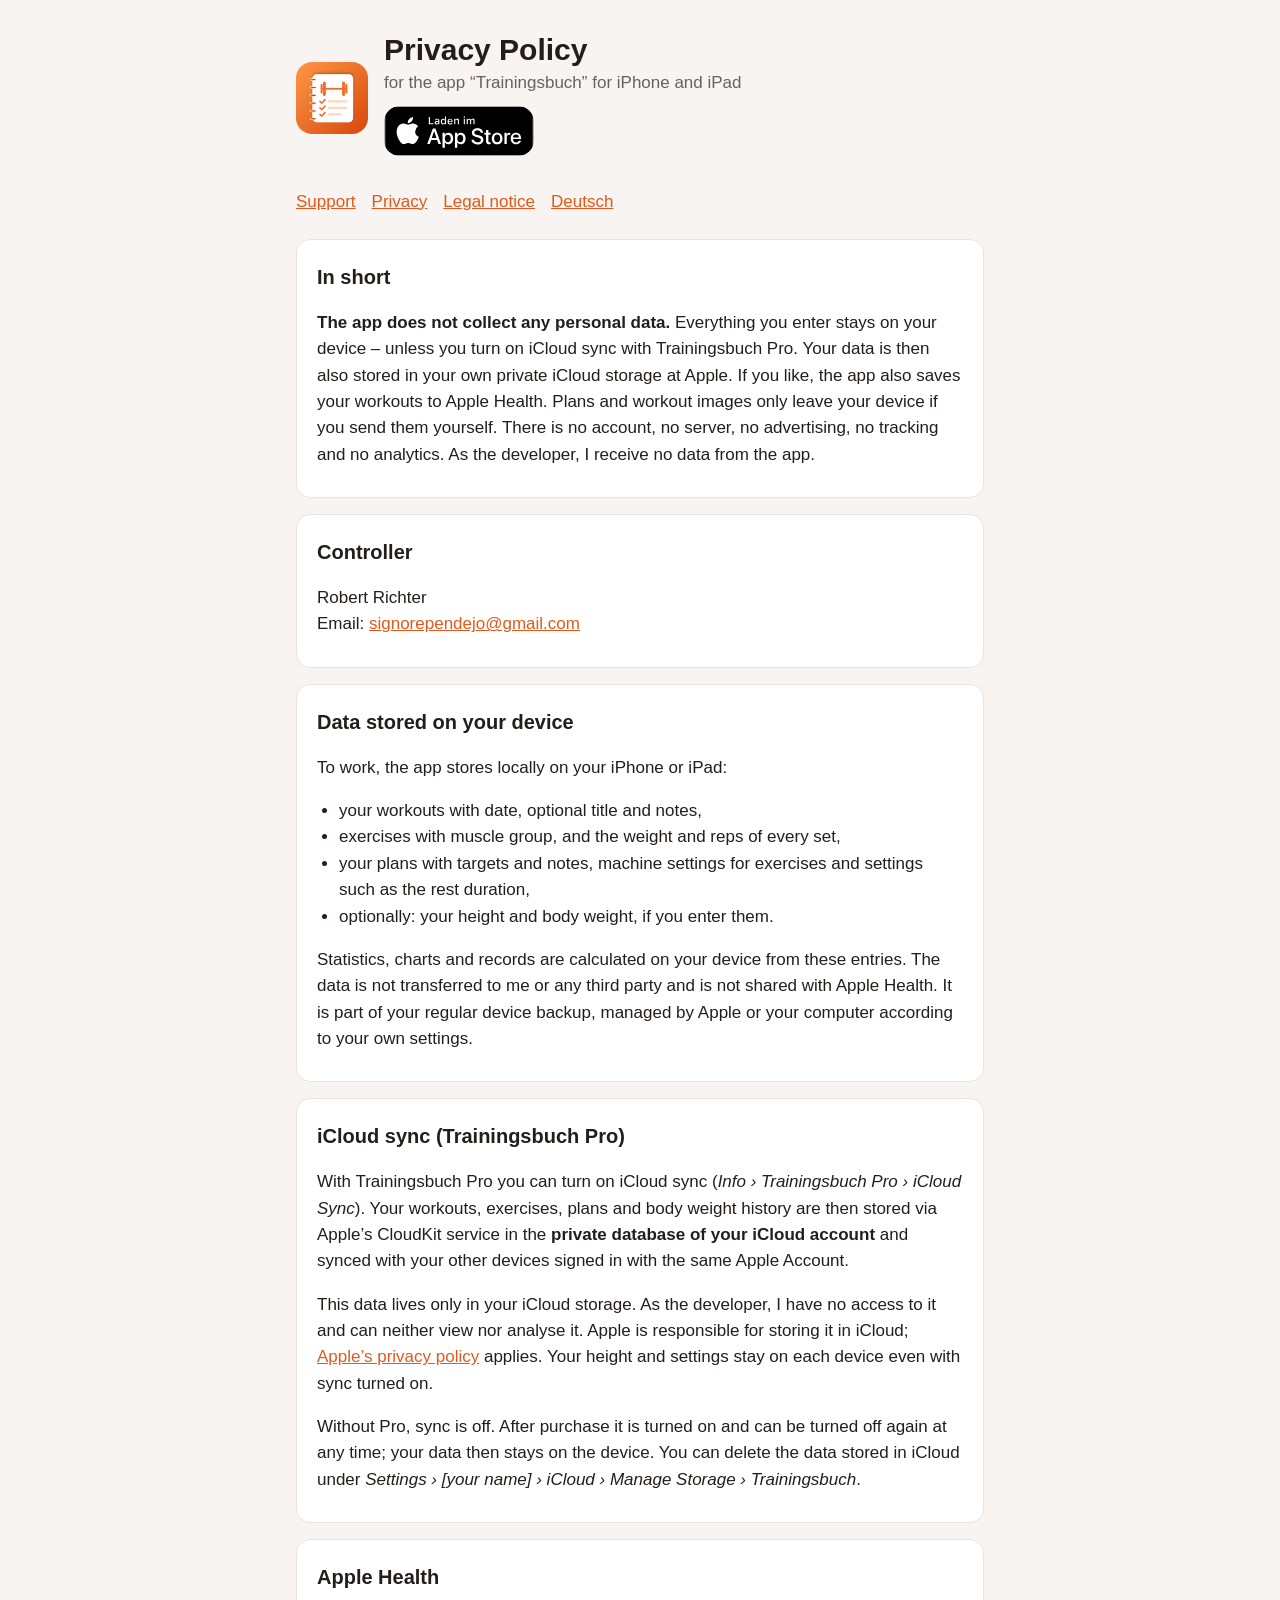
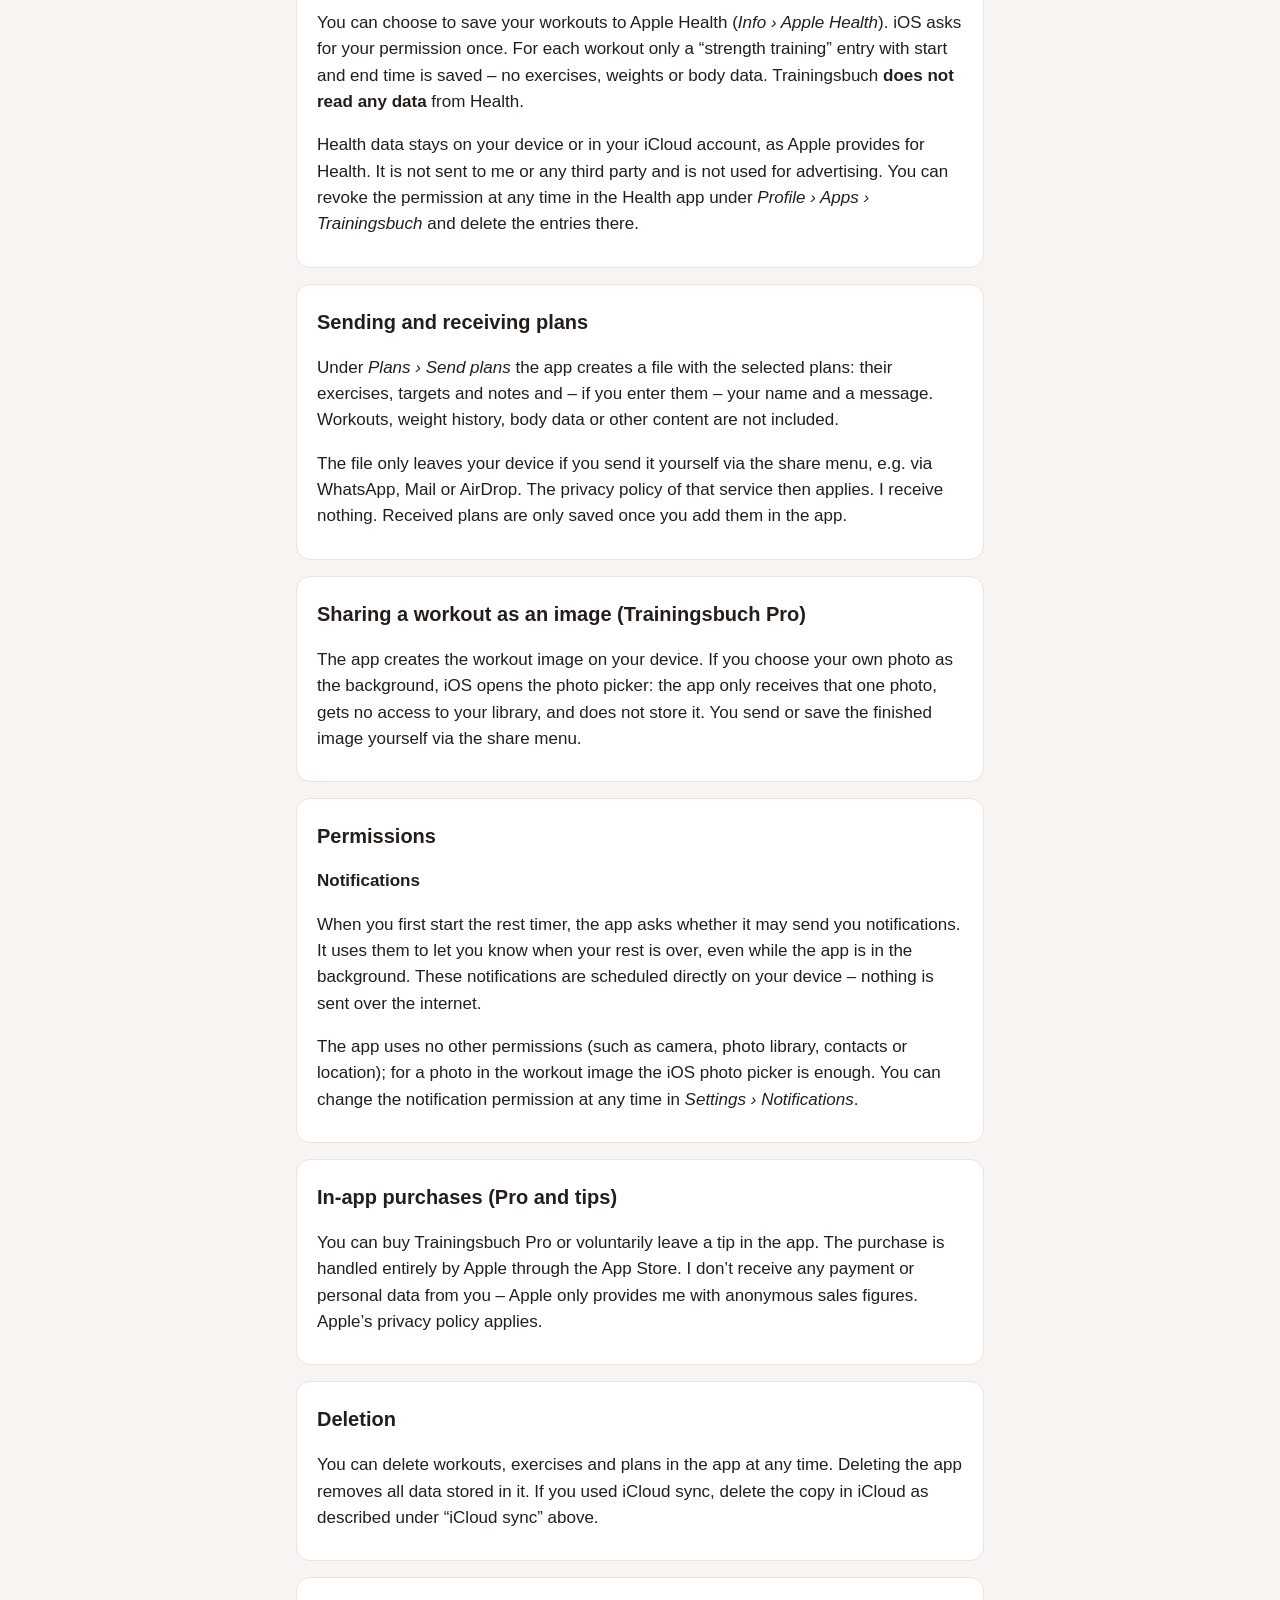
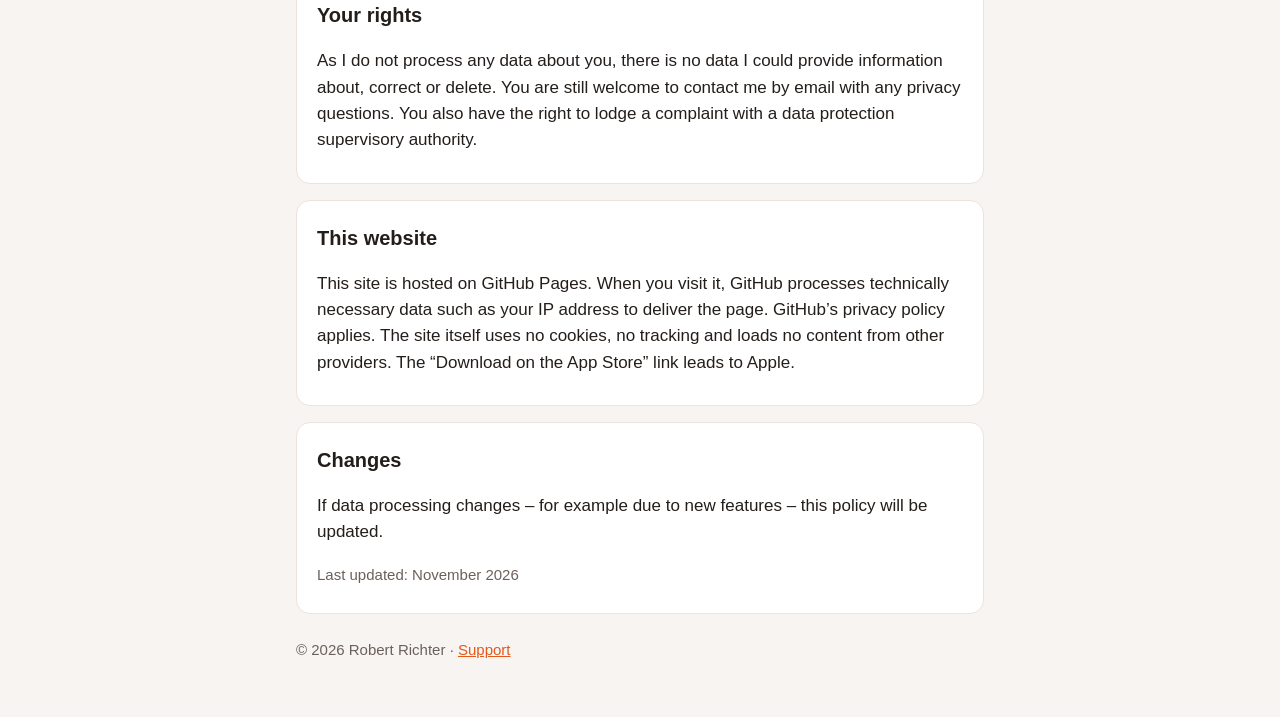
<file: en/privacy.html>
<!doctype html>
<html lang="en">
<head>
  <meta charset="utf-8">
  <meta name="viewport" content="width=device-width, initial-scale=1">
  <title>Trainingsbuch – Privacy Policy</title>
  <meta name="description" content="Privacy policy of the app “Trainingsbuch” for iPhone and iPad.">
  <link rel="icon" href="../icon.png">
  <link rel="stylesheet" href="../style.css">
</head>
<body>
<main>
  <header>
    <img src="../icon.png" alt="">
    <div>
      <h1>Privacy Policy</h1>
      <p>for the app “Trainingsbuch” for iPhone and iPad</p>
      <a class="appstore" href="https://apps.apple.com/app/trainingsbuch-gym-log/id6832225067">
        <img src="../badge-appstore.svg" alt="Download on the App Store" width="150" height="50">
      </a>
    </div>
  </header>
  <nav>
    <a href="./">Support</a>
    <a href="privacy.html">Privacy</a>
    <a href="legal.html">Legal notice</a>
    <a href="../datenschutz.html">Deutsch</a>
  </nav>

  <section>
    <h2>In short</h2>
    <p><strong>The app does not collect any personal data.</strong> Everything you enter stays on your device – unless you turn on iCloud sync with Trainingsbuch Pro. Your data is then also stored in your own private iCloud storage at Apple. If you like, the app also saves your workouts to Apple Health. Plans and workout images only leave your device if you send them yourself. There is no account, no server, no advertising, no tracking and no analytics. As the developer, I receive no data from the app.</p>
  </section>

  <section>
    <h2>Controller</h2>
    <p>Robert Richter<br>Email: <a href="mailto:signorependejo@gmail.com">signorependejo@gmail.com</a></p>
  </section>

  <section>
    <h2>Data stored on your device</h2>
    <p>To work, the app stores locally on your iPhone or iPad:</p>
    <ul>
      <li>your workouts with date, optional title and notes,</li>
      <li>exercises with muscle group, and the weight and reps of every set,</li>
      <li>your plans with targets and notes, machine settings for exercises and settings such as the rest duration,</li>
      <li>optionally: your height and body weight, if you enter them.</li>
    </ul>
    <p>Statistics, charts and records are calculated on your device from these entries. The data is not transferred to me or any third party and is not shared with Apple Health. It is part of your regular device backup, managed by Apple or your computer according to your own settings.</p>
  </section>

  <section>
    <h2>iCloud sync (Trainingsbuch Pro)</h2>
    <p>With Trainingsbuch Pro you can turn on iCloud sync (<em>Info › Trainingsbuch Pro › iCloud Sync</em>). Your workouts, exercises,
      plans and body weight history are then stored via Apple’s CloudKit service in the <strong>private database of your iCloud
      account</strong> and synced with your other devices signed in with the same Apple Account.</p>
    <p>This data lives only in your iCloud storage. As the developer, I have no access to it and can neither view nor analyse it.
      Apple is responsible for storing it in iCloud; <a href="https://www.apple.com/legal/privacy/">Apple’s privacy policy</a> applies.
      Your height and settings stay on each device even with sync turned on.</p>
    <p>Without Pro, sync is off. After purchase it is turned on and can be turned off again at any time; your data then stays on the device. You can delete the data
      stored in iCloud under <em>Settings › [your name] › iCloud › Manage Storage › Trainingsbuch</em>.</p>
  </section>

  <section>
    <h2>Apple Health</h2>
    <p>You can choose to save your workouts to Apple Health (<em>Info › Apple Health</em>). iOS asks for your permission once.
      For each workout only a “strength training” entry with start and end time is saved – no exercises, weights or body data.
      Trainingsbuch <strong>does not read any data</strong> from Health.</p>
    <p>Health data stays on your device or in your iCloud account, as Apple provides for Health. It is not sent to me or any third party
      and is not used for advertising. You can revoke the permission at any time in the Health app under <em>Profile › Apps › Trainingsbuch</em>
      and delete the entries there.</p>
  </section>

  <section>
    <h2>Sending and receiving plans</h2>
    <p>Under <em>Plans › Send plans</em> the app creates a file with the selected plans: their exercises, targets and notes and – if you
      enter them – your name and a message. Workouts, weight history, body data or other content are not included.</p>
    <p>The file only leaves your device if you send it yourself via the share menu, e.g. via WhatsApp, Mail or AirDrop. The privacy policy
      of that service then applies. I receive nothing. Received plans are only saved once you add them in the app.</p>
  </section>

  <section>
    <h2>Sharing a workout as an image (Trainingsbuch Pro)</h2>
    <p>The app creates the workout image on your device. If you choose your own photo as the background, iOS opens the photo picker:
      the app only receives that one photo, gets no access to your library, and does not store it. You send or save the finished image
      yourself via the share menu.</p>
  </section>

  <section>
    <h2>Permissions</h2>
    <h3>Notifications</h3>
    <p>When you first start the rest timer, the app asks whether it may send you notifications. It uses them to let you know when your rest is over, even while the app is in the background. These notifications are scheduled directly on your device – nothing is sent over the internet.</p>
    <p>The app uses no other permissions (such as camera, photo library, contacts or location); for a photo in the workout image the iOS photo picker is enough. You can change the notification permission at any time in <em>Settings › Notifications</em>.</p>
  </section>

  <section>
    <h2>In-app purchases (Pro and tips)</h2>
    <p>You can buy Trainingsbuch Pro or voluntarily leave a tip in the app. The purchase is handled entirely by Apple through the App Store.
      I don’t receive any payment or personal data from you – Apple only provides me with anonymous sales figures.
      Apple’s privacy policy applies.</p>
  </section>

  <section>
    <h2>Deletion</h2>
    <p>You can delete workouts, exercises and plans in the app at any time. Deleting the app removes all data stored in it. If you used iCloud sync, delete the copy in iCloud as described under “iCloud sync” above.</p>
  </section>

  <section>
    <h2>Your rights</h2>
    <p>As I do not process any data about you, there is no data I could provide information about, correct or delete. You are still welcome to contact me by email with any privacy questions. You also have the right to lodge a complaint with a data protection supervisory authority.</p>
  </section>

  <section>
    <h2>This website</h2>
    <p>This site is hosted on GitHub Pages. When you visit it, GitHub processes technically necessary data such as your IP address to deliver the page. GitHub’s privacy policy applies. The site itself uses no cookies, no tracking and loads no content from other providers. The “Download on the App Store” link leads to Apple.</p>
  </section>

  <section>
    <h2>Changes</h2>
    <p>If data processing changes – for example due to new features – this policy will be updated.</p>
    <p class="muted">Last updated: November 2026</p>
  </section>

  <footer>© 2026 Robert Richter · <a href="./">Support</a></footer>
</main>
</body>
</html>
</file>
<file: style.css>
:root {
  --bg: #f7f4f2;
  --card: #ffffff;
  --text: #241e1b;
  --muted: #6b615c;
  --accent: #e2591b;
  --line: #ebe3de;
}
@media (prefers-color-scheme: dark) {
  :root {
    --bg: #151110;
    --card: #201a18;
    --text: #eeeae8;
    --muted: #aaa19c;
    --accent: #ff8c47;
    --line: #352d2a;
  }
}
* { box-sizing: border-box; }
body {
  margin: 0;
  background: var(--bg);
  color: var(--text);
  font: 17px/1.55 -apple-system, BlinkMacSystemFont, "Segoe UI", Roboto, sans-serif;
}
main { max-width: 720px; margin: 0 auto; padding: 32px 16px 56px; }
header { display: flex; align-items: center; gap: 16px; margin-bottom: 24px; }
header img { width: 72px; height: 72px; border-radius: 16px; }
header h1 { margin: 0; font-size: 30px; line-height: 1.2; }
header p { margin: 2px 0 0; color: var(--muted); }
nav { display: flex; gap: 16px; margin-bottom: 24px; flex-wrap: wrap; }
a { color: var(--accent); }
section {
  background: var(--card);
  border: 1px solid var(--line);
  border-radius: 14px;
  padding: 4px 20px 12px;
  margin-bottom: 16px;
}
h2 { font-size: 20px; margin: 18px 0 6px; }
h3 { font-size: 17px; margin: 16px 0 4px; }
ul { padding-left: 22px; }
.muted, footer { color: var(--muted); font-size: 15px; }
footer { margin-top: 24px; }
.appstore { display: inline-block; margin-top: 10px; line-height: 0; }
.appstore img { width: 150px; height: 50px; }
</file>
